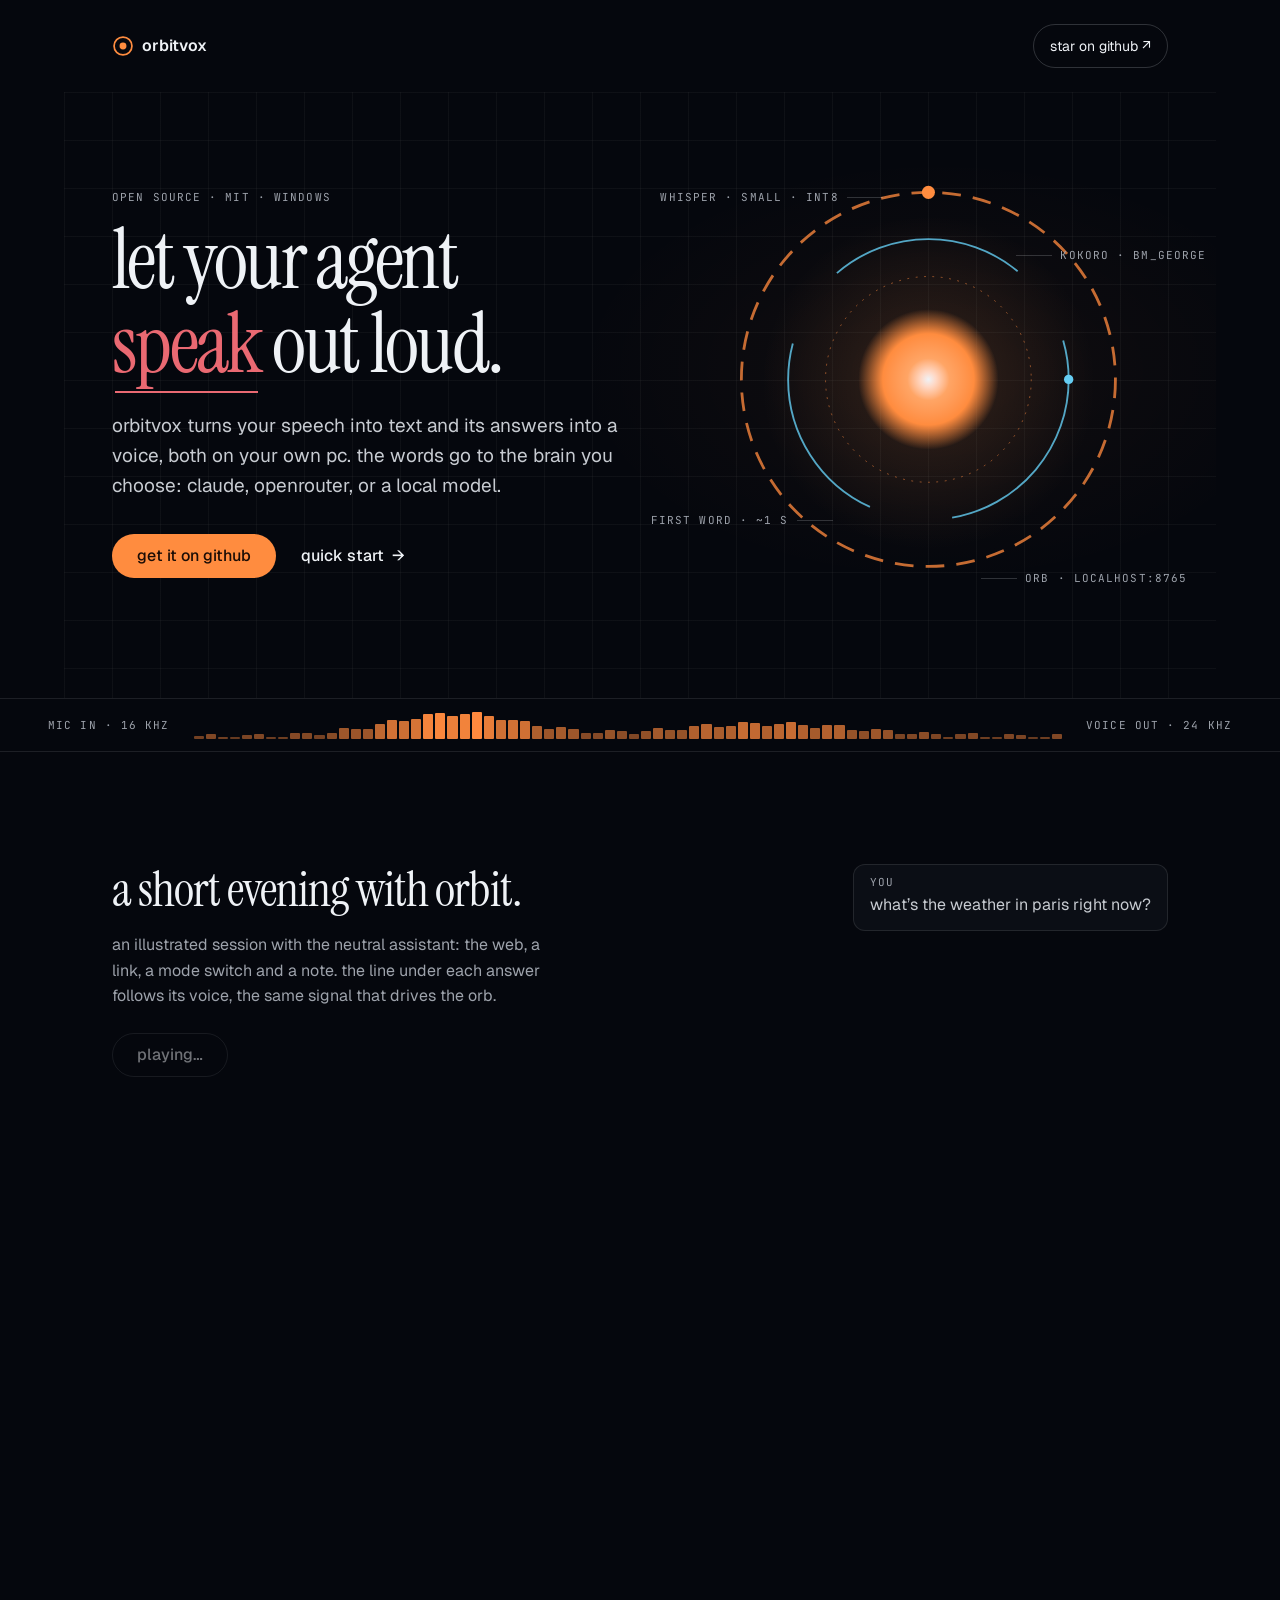
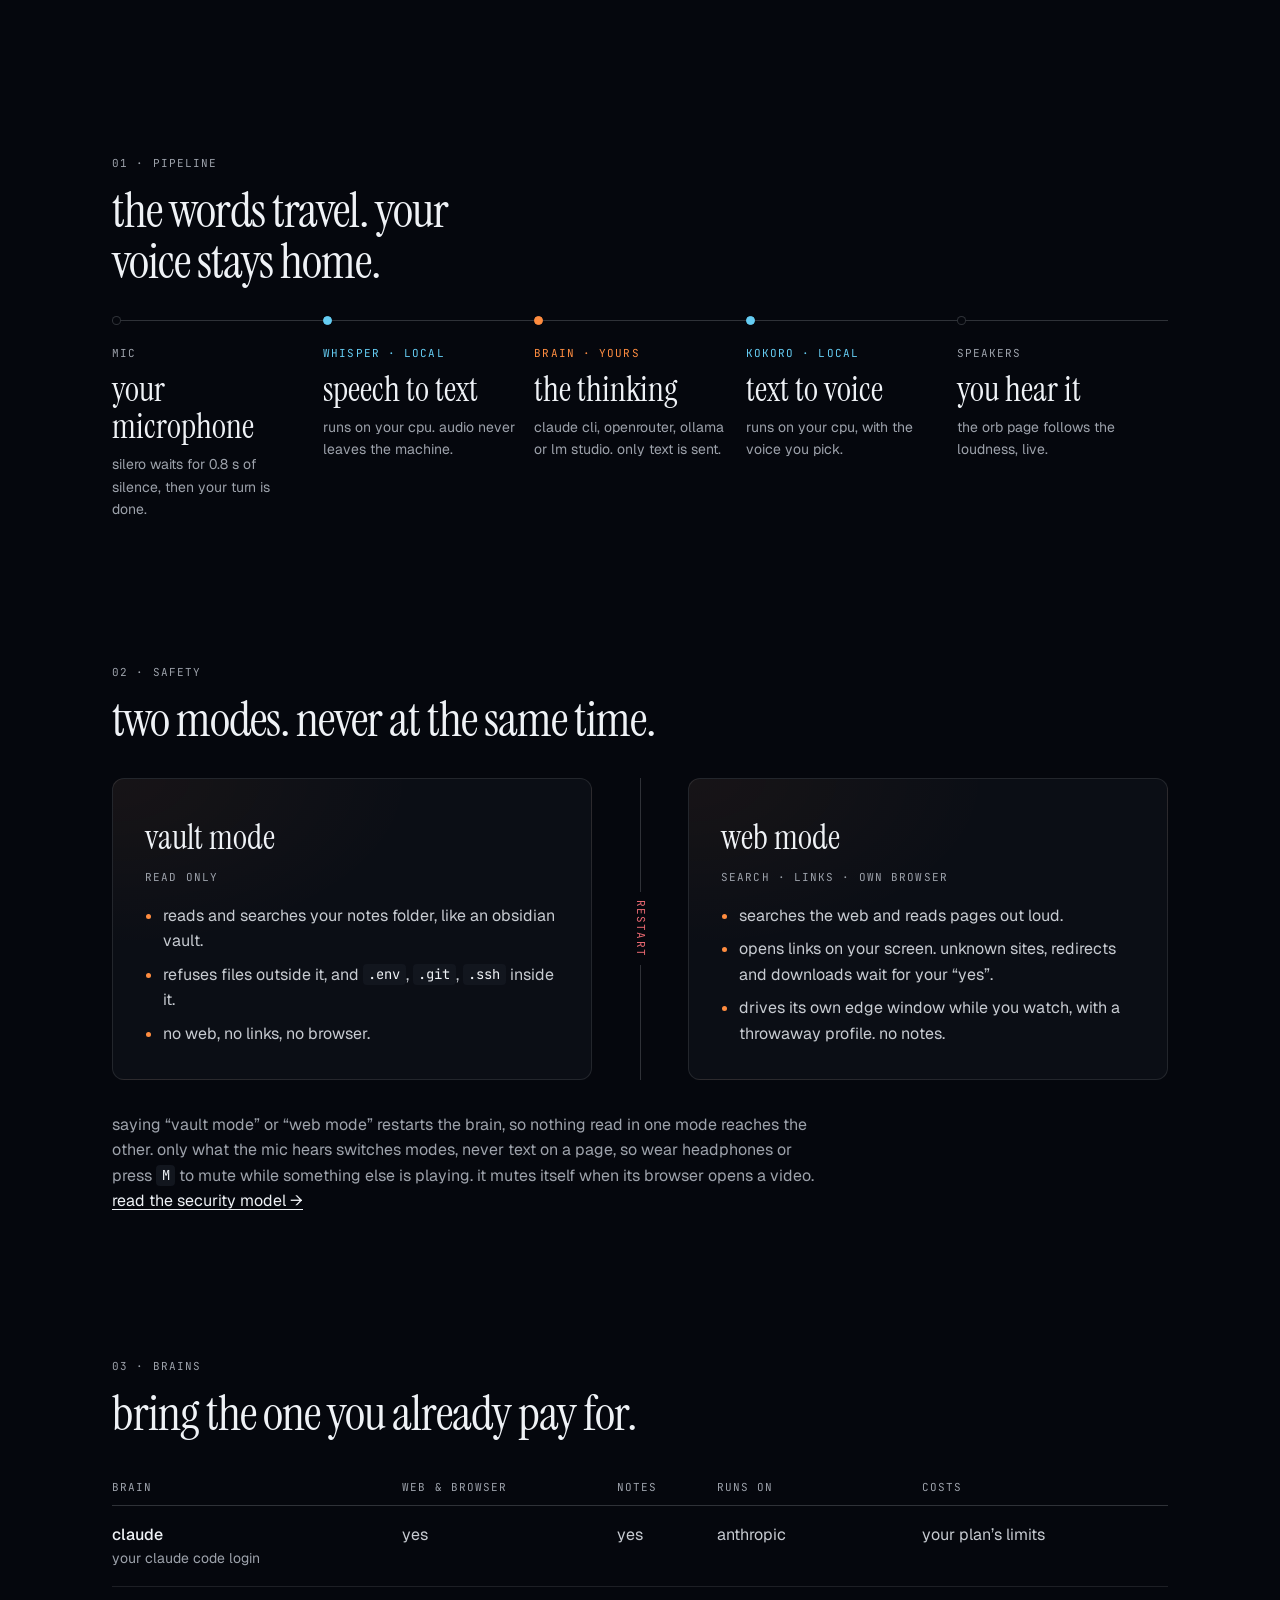
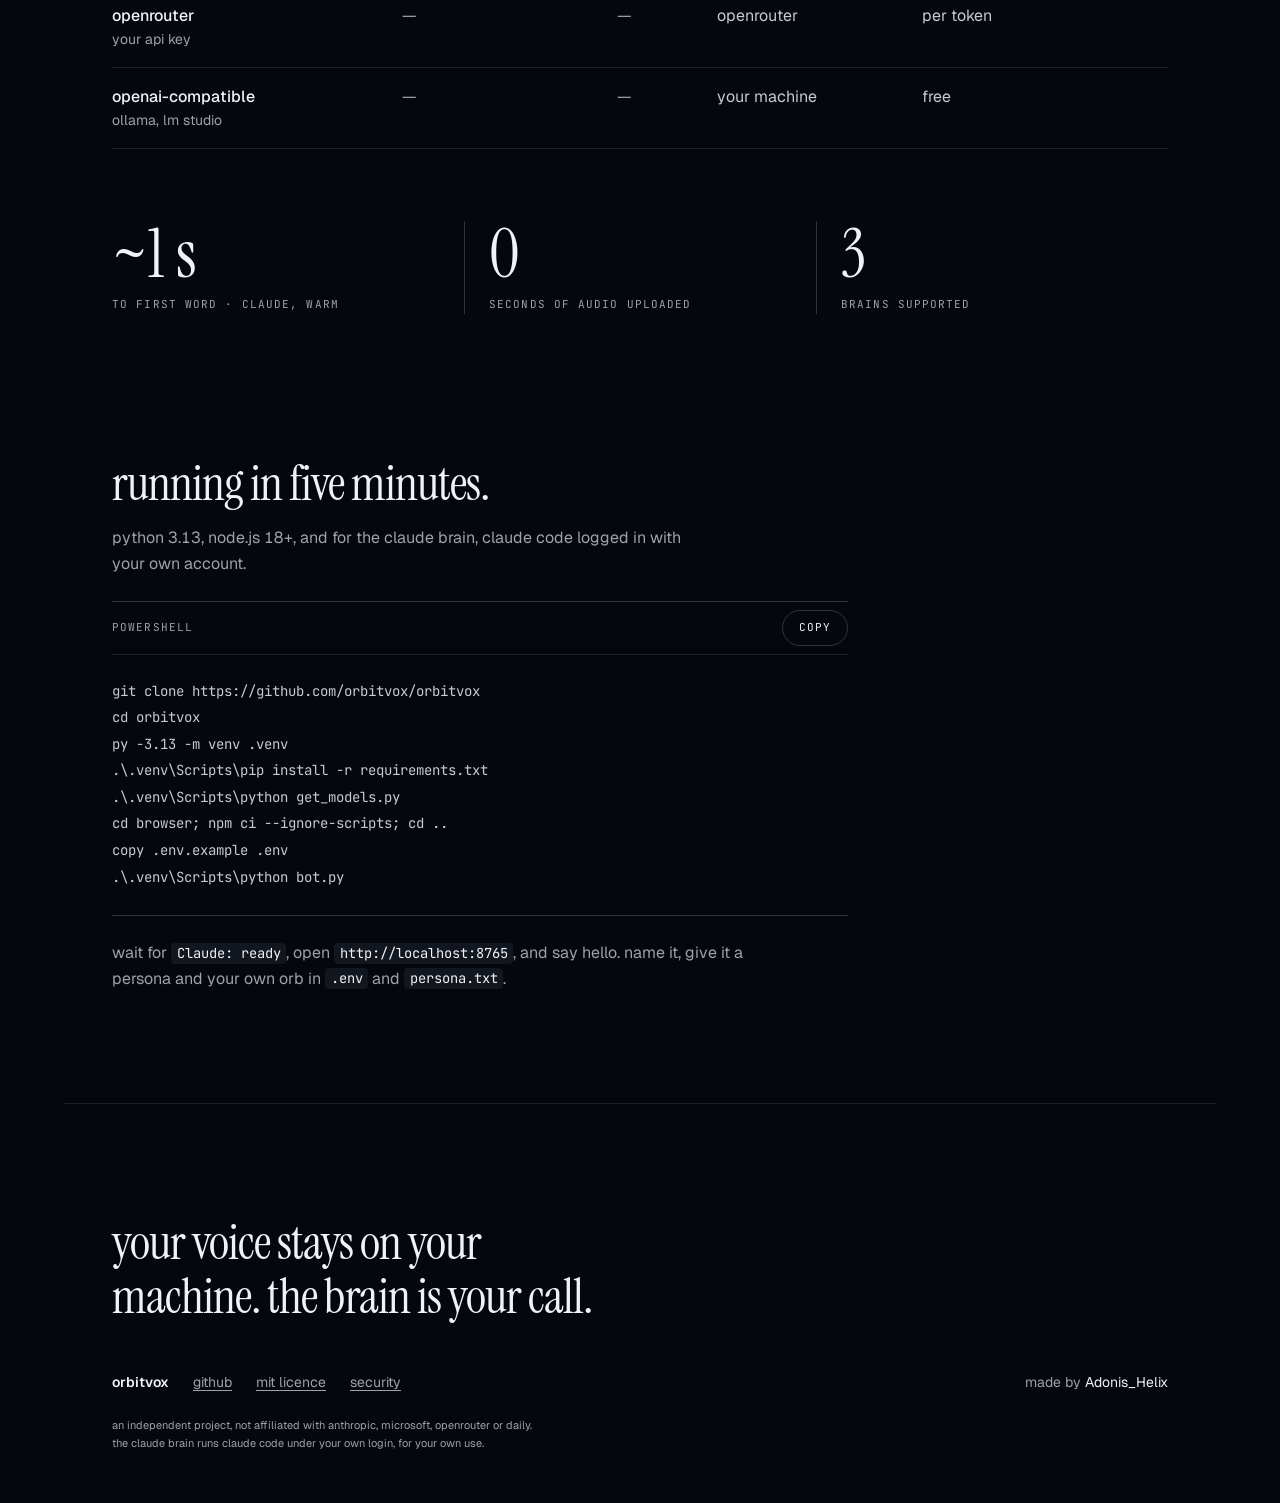
<file: docs/index.html>
<!doctype html>
<html lang="en">
<head>
<meta charset="utf-8">
<meta name="viewport" content="width=device-width, initial-scale=1">
<title>OrbitVox · a local voice for your AI agent</title>
<meta name="description" content="OrbitVox gives your AI agent a voice on your own PC. Local speech-to-text and voice, your choice of brain, a live orb, and safety by design. Open source, MIT.">
<meta property="og:title" content="OrbitVox · a local voice for your AI agent">
<meta property="og:description" content="Talk to your agent. It talks back, searches the web, opens pages, and reads your notes. Open source, MIT.">
<meta property="og:image" content="assets/banner.svg">
<meta name="theme-color" content="#0b0d14">
<link rel="icon" href="assets/mark.svg" type="image/svg+xml">
<link rel="preconnect" href="https://fonts.googleapis.com">
<link rel="preconnect" href="https://fonts.gstatic.com" crossorigin>
<link href="https://fonts.googleapis.com/css2?family=Instrument+Serif&family=Geist:wght@400;500;600&family=JetBrains+Mono:wght@400;500&display=swap" rel="stylesheet">
<link rel="stylesheet" href="tokens.css">
<link rel="stylesheet" href="style.css">
</head>
<body>

<header class="nav">
  <a class="nav__brand" href="#top" aria-label="OrbitVox home">
    <svg class="nav__mark" viewBox="0 0 32 32" aria-hidden="true"><circle cx="16" cy="16" r="13" /><circle cx="16" cy="16" r="5" /></svg>
    OrbitVox
  </a>
  <a class="nav__cta" href="https://github.com/orbitvox/orbitvox">Star on GitHub <span aria-hidden="true">↗</span></a>
</header>

<main id="top">

  <section class="hero" aria-labelledby="hero-title">
    <div class="hero__copy">
      <p class="eyebrow">Open source · MIT · Windows</p>
      <h1 class="hero__title" id="hero-title">let your agent<br> <em>speak</em>&nbsp;out loud.</h1>
      <p class="hero__lede">OrbitVox turns your speech into text and its answers into a voice, both on your own PC. The words go to the brain you choose: Claude, OpenRouter, or a local model.</p>
      <div class="hero__actions">
        <a class="btn btn--primary" href="https://github.com/orbitvox/orbitvox">Get it on GitHub</a>
        <a class="btn btn--link" href="#start">Quick start <span aria-hidden="true">→</span></a>
      </div>
    </div>

    <figure class="orb" aria-label="The OrbitVox orb, the page OrbitVox shows while it listens and speaks">
      <div class="orb__stage" id="orb">
        <svg class="orb__svg" viewBox="0 0 1024 1024" aria-hidden="true">
          <defs>
            <radialGradient id="core-fill" cx="50%" cy="50%" r="50%">
              <stop offset="0" class="stop-core-0"/><stop offset=".3" class="stop-core-1"/>
              <stop offset=".65" class="stop-core-2"/><stop offset="1" class="stop-core-3"/>
            </radialGradient>
          </defs>
          <g class="ring ring--outer"><circle cx="512" cy="512" r="400"/><circle class="ring__bead" cx="512" cy="112" r="14"/></g>
          <g class="ring ring--inner"><circle cx="512" cy="512" r="300"/><circle class="ring__bead ring__bead--cool" cx="812" cy="512" r="10"/></g>
          <g class="ring ring--dots"><circle cx="512" cy="512" r="220"/></g>
          <circle class="orb__core" cx="512" cy="512" r="150" fill="url(#core-fill)"/>
        </svg>
      </div>
      <ul class="callouts" aria-hidden="true">
        <li class="callout callout--tl">Whisper · small · int8</li>
        <li class="callout callout--tr">Kokoro · bm_george</li>
        <li class="callout callout--bl">First word · ~1 s</li>
        <li class="callout callout--br">Orb · localhost:8765</li>
      </ul>
    </figure>
  </section>

  <aside class="meter" aria-label="Audio formats">
    <p class="meter__label">Mic in · 16 kHz</p>
    <div class="meter__bars" id="meter"></div>
    <p class="meter__label">Voice out · 24 kHz</p>
  </aside>

  <section class="demo" aria-labelledby="demo-title">
    <div class="demo__head">
      <h2 class="section__title" id="demo-title">a short evening with orbit.</h2>
      <p class="section__lede">An illustrated session with the neutral assistant: the web, a link, a mode switch and a note. The line under each answer follows its voice, the same signal that drives the orb.</p>
      <button class="btn btn--ghost" id="replay" type="button">Play the conversation</button>
    </div>
    <ol class="transcript" id="transcript" aria-live="polite">
      <li data-who="you">What’s the weather in Paris right now?</li>
      <li data-who="orbit">One moment.</li>
      <li data-who="orbit">Twelve degrees and light rain, clearing by the evening.</li>
      <li data-who="you">Open the Wikipedia page about owls.</li>
      <li data-who="orbit">Opening en.wikipedia.org.</li>
      <li data-who="you">Vault mode.</li>
      <li data-who="orbit">Switching to vault mode. Ready.</li>
      <li data-who="you">What did I write about the launch?</li>
      <li data-who="orbit">Your launch note says ship on Friday, after the security review.</li>
    </ol>
  </section>

  <section class="pipeline" aria-labelledby="pipe-title">
    <p class="eyebrow">01 · Pipeline</p>
    <h2 class="section__title" id="pipe-title">the words travel. your voice stays home.</h2>
    <ol class="stations">
      <li class="station">
        <span class="station__tag">Mic</span>
        <p class="station__name">your microphone</p>
        <p class="station__note">Silero waits for 0.8 s of silence, then your turn is done.</p>
      </li>
      <li class="station station--local">
        <span class="station__tag">Whisper · local</span>
        <p class="station__name">speech to text</p>
        <p class="station__note">Runs on your CPU. Audio never leaves the machine.</p>
      </li>
      <li class="station station--brain">
        <span class="station__tag">Brain · yours</span>
        <p class="station__name">the thinking</p>
        <p class="station__note">Claude CLI, OpenRouter, Ollama or LM Studio. Only text is sent.</p>
      </li>
      <li class="station station--local">
        <span class="station__tag">Kokoro · local</span>
        <p class="station__name">text to voice</p>
        <p class="station__note">Runs on your CPU, with the voice you pick.</p>
      </li>
      <li class="station">
        <span class="station__tag">Speakers</span>
        <p class="station__name">you hear it</p>
        <p class="station__note">The orb page follows the loudness, live.</p>
      </li>
    </ol>
  </section>

  <section class="modes" aria-labelledby="modes-title">
    <p class="eyebrow">02 · Safety</p>
    <h2 class="section__title" id="modes-title">two modes. never at the same time.</h2>
    <div class="modes__grid">
      <article class="card">
        <h3 class="card__title">vault mode</h3>
        <p class="card__tag">Read only</p>
        <ul class="card__list">
          <li>Reads and searches your notes folder, like an Obsidian vault.</li>
          <li>Refuses files outside it, and <code>.env</code>, <code>.git</code>, <code>.ssh</code> inside it.</li>
          <li>No web, no links, no browser.</li>
        </ul>
      </article>
      <div class="modes__wall" aria-hidden="true"><span>Restart</span></div>
      <article class="card">
        <h3 class="card__title">web mode</h3>
        <p class="card__tag">Search · links · own browser</p>
        <ul class="card__list">
          <li>Searches the web and reads pages out loud.</li>
          <li>Opens links on your screen. Unknown sites, redirects and downloads wait for your “yes”.</li>
          <li>Drives its own Edge window while you watch, with a throwaway profile. No notes.</li>
        </ul>
      </article>
    </div>
    <p class="modes__note">Saying “vault mode” or “web mode” restarts the brain, so nothing read in one mode reaches the other. Only what the mic hears switches modes, never text on a page, so wear headphones or press <kbd>M</kbd> to mute while something else is playing. It mutes itself when its browser opens a video. <a href="https://github.com/orbitvox/orbitvox/blob/main/SECURITY.md">Read the security model <span aria-hidden="true">→</span></a></p>
  </section>

  <section class="brains" aria-labelledby="brains-title">
    <p class="eyebrow">03 · Brains</p>
    <h2 class="section__title" id="brains-title">bring the one you already pay for.</h2>
    <div class="table-wrap">
      <table class="spec">
        <thead>
          <tr><th scope="col">Brain</th><th scope="col">Web &amp; browser</th><th scope="col">Notes</th><th scope="col">Runs on</th><th scope="col">Costs</th></tr>
        </thead>
        <tbody>
          <tr><th scope="row">Claude <span class="spec__sub">your Claude Code login</span></th><td>Yes</td><td>Yes</td><td>Anthropic</td><td>Your plan’s limits</td></tr>
          <tr><th scope="row">OpenRouter <span class="spec__sub">your API key</span></th><td class="spec__no">—</td><td class="spec__no">—</td><td>OpenRouter</td><td>Per token</td></tr>
          <tr><th scope="row">OpenAI-compatible <span class="spec__sub">Ollama, LM Studio</span></th><td class="spec__no">—</td><td class="spec__no">—</td><td>Your machine</td><td>Free</td></tr>
        </tbody>
      </table>
    </div>
    <dl class="stats">
      <div class="stat"><dt class="stat__label">To first word · Claude, warm</dt><dd class="stat__value">~1 s</dd></div>
      <div class="stat"><dt class="stat__label">Seconds of audio uploaded</dt><dd class="stat__value">0</dd></div>
      <div class="stat"><dt class="stat__label">Brains supported</dt><dd class="stat__value">3</dd></div>
    </dl>
  </section>

  <section class="start" id="start" aria-labelledby="start-title">
    <h2 class="section__title" id="start-title">running in five minutes.</h2>
    <p class="section__lede">Python 3.13, Node.js 18+, and for the Claude brain, Claude Code logged in with your own account.</p>
    <figure class="code">
      <figcaption class="code__bar">
        <span class="code__label">PowerShell</span>
        <button class="code__copy" type="button" data-copy="install" aria-live="polite">Copy</button>
      </figcaption>
<pre id="install"><code>git clone https://github.com/orbitvox/orbitvox
cd orbitvox
py -3.13 -m venv .venv
.\.venv\Scripts\pip install -r requirements.txt
.\.venv\Scripts\python get_models.py
cd browser; npm ci --ignore-scripts; cd ..
copy .env.example .env
.\.venv\Scripts\python bot.py</code></pre>
    </figure>
    <p class="start__after">Wait for <code>Claude: ready</code>, open <code>http://localhost:8765</code>, and say hello. Name it, give it a persona and your own orb in <code>.env</code> and <code>persona.txt</code>.</p>
  </section>

</main>

<footer class="footer">
  <p class="footer__statement">your voice stays on your machine. the brain is your call.</p>
  <div class="footer__meta">
    <span class="footer__brand">OrbitVox</span>
    <a href="https://github.com/orbitvox/orbitvox">GitHub</a>
    <a href="https://github.com/orbitvox/orbitvox/blob/main/LICENSE">MIT licence</a>
    <a href="https://github.com/orbitvox/orbitvox/blob/main/SECURITY.md">Security</a>
    <span class="footer__credit">made by <span class="footer__name">Adonis_Helix</span></span>
  </div>
  <p class="footer__legal">An independent project, not affiliated with Anthropic, Microsoft, OpenRouter or Daily. The Claude brain runs Claude Code under your own login, for your own use.</p>
</footer>

<script src="app.js" defer></script>
</body>
</html>
</file>
<file: docs/tokens.css>
/* Hallmark · tokens · theme: lumen (night foundry) */
:root {
  /* colour — night foundry */
  --color-paper: oklch(13% 0.014 265);
  --color-paper-2: oklch(16.5% 0.016 265);
  --color-paper-3: oklch(20% 0.018 265);
  --color-ink: oklch(96% 0.006 262);
  --color-ink-2: oklch(84% 0.01 262);
  --color-muted: oklch(71% 0.014 262);
  --color-rule: oklch(96% 0.006 262 / 0.10);
  --color-rule-2: oklch(96% 0.006 262 / 0.18);
  --rule-blueprint: oklch(96% 0.006 262 / 0.04);
  --color-accent: oklch(76% 0.17 50);
  --color-accent-ink: oklch(18% 0.03 50);
  --color-accent-2: oklch(68% 0.16 18);
  --color-glow: oklch(80% 0.16 50 / 0.42);
  --color-glow-2: oklch(80% 0.16 50 / 0.16);
  --color-paper-emit: oklch(76% 0.17 50 / 0.05);
  --color-card-emit: oklch(76% 0.17 50 / 0.05);
  --color-card-emit-hover: oklch(76% 0.17 50 / 0.11);
  --color-cool: oklch(80% 0.11 225);
  --color-focus: oklch(82% 0.15 50);

  /* type */
  --font-display: "Instrument Serif", "Tiempos Headline", ui-serif, Georgia, serif;
  --font-body: "Geist", ui-sans-serif, system-ui, sans-serif;
  --font-label: "JetBrains Mono", ui-monospace, "Cascadia Mono", Consolas, monospace;
  --text-display: clamp(2.9rem, 5.2vw + 1rem, 5.6rem);
  --text-3xl: clamp(2.1rem, 2.6vw + 1rem, 3.4rem);
  --text-2xl: clamp(1.6rem, 1.4vw + 1rem, 2.2rem);
  --text-stat: clamp(2.5rem, 4vw + 1rem, 4.5rem);
  --text-lg: 1.1875rem;
  --text-md: 1rem;
  --text-sm: 0.875rem;
  --text-micro: 0.6875rem;
  --tracking-micro: 0.10em;

  /* space — 4 pt scale */
  --space-2xs: 0.25rem;
  --space-xs: 0.5rem;
  --space-sm: 0.75rem;
  --space-md: 1rem;
  --space-lg: 1.5rem;
  --space-xl: 2rem;
  --space-2xl: 3rem;
  --space-3xl: 4.5rem;
  --space-4xl: 7rem;
  --page-gutter: clamp(1rem, 4vw, 3rem);
  --page-max: 72rem;

  /* shape */
  --radius-sm: 6px;
  --radius-md: 12px;
  --radius-pill: 999px;

  /* motion */
  --ease-out: cubic-bezier(0.16, 1, 0.3, 1);
  --ease-in: cubic-bezier(0.7, 0, 0.84, 0);
  --ease-in-out: cubic-bezier(0.65, 0, 0.35, 1);
  --ease-soft: cubic-bezier(0.22, 0.61, 0.36, 1);
  --dur-short: 160ms;
  --dur-mid: 220ms;
  --dur-reveal: 320ms;
  --dur-pulse: 4s;
}
</file>
<file: docs/style.css>
/* Hallmark · pre-emit critique: P5 H4 E4 S5 R4 V5 */
/* Hallmark · genre: atmospheric · macrostructure: Marquee Hero · theme: lumen (night foundry) · enrichment: H9 Tier-B hand-SVG (the product's own orb, instrument-style with leader callouts) · nav: N9 Edge-aligned (CTA=text+arrow pill, wordmark=sans, padding=default) · footer: Ft5 Statement (38ch, wordmark under, hairline)
 * tone: atmospheric / technical · anchor hue: brass 50 · audience: devs + local-AI tinkerers · use: star / clone the repo
 * deviation: lumen bans decorative orbs; this orb is the product's real interface, built as an instrument with real-value callouts
 */

/* ---------- base ---------- */
*, *::before, *::after { box-sizing: border-box; }
html, body { overflow-x: clip; }
html { scroll-behavior: smooth; -webkit-text-size-adjust: 100%; }
body {
  margin: 0;
  background: var(--color-paper);
  color: var(--color-ink-2);
  font-family: var(--font-body);
  font-size: var(--text-md);
  line-height: 1.6;
  font-variant-numeric: tabular-nums;
  text-transform: lowercase;           /* lumen prose register */
  -webkit-font-smoothing: antialiased;
}
a { color: inherit; }
button { font: inherit; text-transform: inherit; }
:focus-visible { outline: 2px solid var(--color-focus); outline-offset: 3px; border-radius: var(--radius-sm); }
code, kbd, pre {
  font-variant-ligatures: none;   /* keep -- as two hyphens */
}
code, kbd {
  font-family: var(--font-label);
  font-size: 0.86em;
  text-transform: none;
  color: var(--color-ink);
  background: var(--color-paper-3);
  padding: 0.1em 0.4em;
  border-radius: 4px;
}

/* mono labels: the only uppercase surface */
.eyebrow, .callout, .meter__label, .stat__label, .card__tag, .station__tag, .code__label, .spec thead th {
  font-family: var(--font-label);
  font-size: var(--text-micro);
  font-weight: 400;
  letter-spacing: var(--tracking-micro);
  text-transform: uppercase;
  color: var(--color-muted);
}
.eyebrow { margin: 0 0 var(--space-sm); }

main > section {
  max-width: var(--page-max);
  margin-inline: auto;
  padding-inline: var(--page-gutter);
}

.section__title {
  font-family: var(--font-display);
  font-weight: 400;
  font-size: var(--text-3xl);
  line-height: 1.05;
  letter-spacing: -0.02em;
  color: var(--color-ink);
  margin: 0 0 var(--space-md);
  max-width: 26ch;
  text-wrap: balance;
  overflow-wrap: anywhere;
  min-width: 0;
}
.section__lede { max-width: 52ch; margin: 0 0 var(--space-lg); color: var(--color-muted); }

/* ---------- buttons ---------- */
.btn {
  display: inline-flex; align-items: center; gap: var(--space-xs);
  min-height: 44px;
  padding: 0 var(--space-lg);
  border-radius: var(--radius-pill);
  font: 500 var(--text-md) / 1 var(--font-body);
  text-decoration: none;
  white-space: nowrap;
  cursor: pointer;
  border: 1px solid transparent;
  transition: background-color var(--dur-short) var(--ease-out), border-color var(--dur-short) var(--ease-out), transform 100ms var(--ease-out);
}
.btn:active { transform: translateY(1px); }
.btn--primary { background: var(--color-accent); color: var(--color-accent-ink); }
.btn--primary:hover { background: var(--color-focus); }
.btn--link { padding-inline: var(--space-xs); color: var(--color-ink); }
.btn--link:hover { color: var(--color-accent); }
.btn--ghost { background: transparent; border-color: var(--color-rule-2); color: var(--color-ink); }
.btn--ghost:hover { border-color: var(--color-accent); }
.btn:disabled, .btn[aria-disabled="true"] { opacity: 0.45; cursor: not-allowed; transform: none; }

/* ---------- nav · N9 edge-aligned ---------- */
.nav {
  display: flex; align-items: center; justify-content: space-between; gap: var(--space-md);
  max-width: var(--page-max);
  margin-inline: auto;
  padding: var(--space-lg) var(--page-gutter);
}
.nav__brand {
  display: inline-flex; align-items: center; gap: var(--space-xs);
  font-weight: 600; color: var(--color-ink); text-decoration: none; white-space: nowrap;
  min-height: 44px;
}
.nav__mark { width: 22px; height: 22px; fill: none; stroke: var(--color-accent); stroke-width: 2.5; }
.nav__mark circle:last-child { fill: var(--color-accent); stroke: none; }
.nav__cta {
  display: inline-flex; align-items: center; gap: var(--space-2xs);
  min-height: 44px; padding: 0 var(--space-md);
  border: 1px solid var(--color-rule-2); border-radius: var(--radius-pill);
  color: var(--color-ink); text-decoration: none; white-space: nowrap; font-size: var(--text-sm);
  transition: border-color var(--dur-short) var(--ease-out);
}
.nav__cta:hover { border-color: var(--color-accent); }
.nav__cta:active, .code__copy:active { transform: translateY(1px); }

/* ---------- hero ---------- */
.hero {
  display: grid;
  grid-template-columns: minmax(0, 1.05fr) minmax(0, 0.95fr);
  align-items: center;
  gap: var(--space-2xl);
  padding-block: var(--space-2xl) var(--space-3xl);
  background:
    linear-gradient(var(--rule-blueprint) 1px, transparent 1px) 0 0 / 48px 48px,
    linear-gradient(90deg, var(--rule-blueprint) 1px, transparent 1px) 0 0 / 48px 48px,
    radial-gradient(45% 50% at 76% 46%, var(--color-paper-emit) 0%, transparent 70%);
  overflow: clip;
}
.hero__title {
  font-family: var(--font-display);
  font-weight: 400;
  font-size: var(--text-display);
  line-height: 1.02;
  letter-spacing: -0.032em;
  color: var(--color-ink);
  margin: 0 0 var(--space-lg);
  max-width: 16ch;
  overflow-wrap: anywhere;
  min-width: 0;
}
.hero__title em {
  font-style: normal;
  color: var(--color-accent-2);
  position: relative;
  white-space: nowrap;
}
.hero__title em::after {
  content: ""; position: absolute;
  left: 0.04em; right: 0.04em; bottom: 0.06em; height: 2px;
  background: var(--color-accent-2);
  transform-origin: left;
  animation: underline var(--dur-reveal) var(--ease-soft) 700ms backwards;
}
@keyframes underline { from { transform: scaleX(0); } to { transform: scaleX(1); } }
.station__name, .card__title, .footer__statement, .stat__value { overflow-wrap: anywhere; min-width: 0; }
.hero__lede { max-width: 48ch; font-size: var(--text-lg); margin: 0 0 var(--space-xl); color: var(--color-ink-2); }
.hero__actions { display: flex; flex-wrap: wrap; align-items: center; gap: var(--space-sm) var(--space-md); }

/* ---------- the orb, as an instrument ---------- */
.orb { position: relative; margin: 0; justify-self: center; width: min(100%, 30rem); }
.orb__stage { position: relative; aspect-ratio: 1; --level: 0; }
.orb__stage::before {
  content: ""; position: absolute; inset: 14%;
  border-radius: 50%;
  background: radial-gradient(circle, var(--color-glow-2) 0%, transparent 68%);
  transform: scale(calc(1 + var(--level) * 0.25));
  transition: transform 120ms linear;
}
.orb__svg { position: relative; width: 100%; height: 100%; overflow: visible; }
.ring { transform-box: view-box; transform-origin: 512px 512px; fill: none; }
.ring--outer circle:first-child { stroke: var(--color-accent); stroke-width: 6; stroke-dasharray: 40 26; opacity: 0.75; }
.ring--inner circle:first-child { stroke: var(--color-cool); stroke-width: 4; stroke-dasharray: 420 180; opacity: 0.8; }
.ring--dots circle { stroke: var(--color-accent); stroke-width: 2; stroke-dasharray: 4 14; opacity: 0.55; }
.ring__bead { fill: var(--color-accent); stroke: none; }
.ring__bead--cool { fill: var(--color-cool); }
.ring--outer, .ring--dots { animation: spin 28s linear infinite; }
.ring--inner { animation: spin 18s linear infinite reverse; }
@keyframes spin { to { transform: rotate(360deg); } }
.orb__core {
  transform-box: view-box; transform-origin: 512px 512px;
  transform: scale(calc(1 + var(--level) * 0.14));
  transition: transform 120ms linear;
}
.stop-core-0 { stop-color: var(--color-ink); }
.stop-core-1 { stop-color: var(--color-focus); }
.stop-core-2 { stop-color: var(--color-accent); }
.stop-core-3 { stop-color: var(--color-accent); stop-opacity: 0; }

.callouts { list-style: none; margin: 0; padding: 0; }
.callout { position: absolute; white-space: nowrap; display: flex; align-items: center; gap: var(--space-xs); }
.callout::before { content: ""; width: 2.25rem; height: 1px; background: var(--color-rule-2); flex: none; }
.callout--tl { top: 10%; left: -6%; flex-direction: row-reverse; }
.callout--tr { top: 22%; right: -8%; }
.callout--bl { bottom: 20%; left: -8%; flex-direction: row-reverse; }
.callout--br { bottom: 8%; right: -4%; }

/* ---------- meter strip ---------- */
.meter {
  display: grid; grid-template-columns: auto minmax(0, 1fr) auto; align-items: center;
  gap: var(--space-lg);
  padding: var(--space-sm) var(--page-gutter);
  border-block: 1px solid var(--color-rule);
}
.meter__label { margin: 0; white-space: nowrap; }
.meter__bars { display: flex; align-items: flex-end; gap: 2px; height: 28px; min-width: 0; overflow: hidden; }
.meter__bars span { flex: 1 0 1px; background: var(--color-accent); border-radius: 1px; }

/* ---------- demo ---------- */
.demo {
  display: grid; grid-template-columns: minmax(0, 0.9fr) minmax(0, 1.1fr);
  gap: var(--space-2xl); align-items: start;
  padding-block: var(--space-4xl) var(--space-3xl);
}
.transcript { list-style: none; margin: 0; padding: 0; display: grid; gap: var(--space-sm); }
.transcript li {
  max-width: 34ch;
  padding: var(--space-sm) var(--space-md);
  border-radius: var(--radius-md);
  border: 1px solid var(--color-rule);
  transition: opacity var(--dur-mid) var(--ease-out), transform var(--dur-mid) var(--ease-out);
}
.transcript li::before {
  display: block; margin-bottom: var(--space-2xs);
  font: 400 var(--text-micro) / 1 var(--font-label); letter-spacing: var(--tracking-micro);
  text-transform: uppercase; color: var(--color-muted);
}
.transcript li[data-who="you"] { justify-self: end; background: var(--color-paper-2); }
.transcript li[data-who="you"]::before { content: "You"; }
.transcript li[data-who="orbit"] {
  justify-self: start; color: var(--color-ink);
  background: radial-gradient(120% 140% at 0% 0%, var(--color-card-emit) 0%, transparent 60%), var(--color-paper-2);
}
.transcript li[data-who="orbit"]::before { content: "Orbit"; color: var(--color-accent); }
.transcript li[data-who="orbit"] { position: relative; overflow: hidden; }
.transcript li[data-who="orbit"]::after {
  content: ""; position: absolute; left: 0; right: 0; bottom: 0; height: 2px;
  background: var(--color-accent);
  transform-origin: left; transform: scaleX(0);
}
.transcript li.is-speaking::after { transform: scaleX(calc(0.15 + var(--level, 0) * 0.85)); transition: transform 90ms linear; }
.transcript.is-playing li { opacity: 0; transform: translateY(6px); }
.transcript.is-playing li.is-shown { opacity: 1; transform: none; }

/* ---------- pipeline ---------- */
.pipeline { padding-block: var(--space-3xl); }
.stations {
  list-style: none; margin: var(--space-xl) 0 0; padding: 0;
  display: grid; grid-template-columns: repeat(5, minmax(0, 1fr));
  border-top: 1px solid var(--color-rule-2);
}
.station { position: relative; padding: var(--space-lg) var(--space-md) 0 0; }
.station::before {
  content: ""; position: absolute; top: -5px; left: 0;
  width: 9px; height: 9px; border-radius: 50%;
  background: var(--color-paper); border: 1px solid var(--color-rule-2);
}
.station--local::before { border-color: var(--color-cool); background: var(--color-cool); }
.station--brain::before { border-color: var(--color-accent); background: var(--color-accent); }
.station__tag { display: block; margin-bottom: var(--space-xs); }
.station--local .station__tag { color: var(--color-cool); }
.station--brain .station__tag { color: var(--color-accent); }
.station__name { font-family: var(--font-display); font-size: var(--text-2xl); line-height: 1.1; color: var(--color-ink); margin: 0 0 var(--space-xs); }
.station__note { margin: 0; font-size: var(--text-sm); color: var(--color-muted); max-width: 24ch; }

/* ---------- modes ---------- */
.modes { padding-block: var(--space-3xl); }
.modes__grid { display: grid; grid-template-columns: minmax(0, 1fr) auto minmax(0, 1fr); gap: var(--space-lg); margin-top: var(--space-xl); align-items: stretch; }
.card {
  padding: var(--space-xl);
  border: 1px solid var(--color-rule);
  border-radius: var(--radius-md);
  background: radial-gradient(90% 80% at 0% 0%, var(--color-card-emit) 0%, transparent 70%), var(--color-paper-2);
  transition: transform var(--dur-mid) var(--ease-soft), background-color var(--dur-mid) var(--ease-soft);
}
.card:hover { transform: translateY(-4px); background: radial-gradient(90% 80% at 0% 0%, var(--color-card-emit-hover) 0%, transparent 70%), var(--color-paper-2); }
.card__title { font-family: var(--font-display); font-weight: 400; font-size: var(--text-2xl); color: var(--color-ink); margin: 0; }
.card__tag { margin: var(--space-2xs) 0 var(--space-md); }
.card__list { margin: 0; padding-left: 1.1em; display: grid; gap: var(--space-xs); }
.card__list li::marker { color: var(--color-accent); }
.modes__wall { display: grid; place-items: center; position: relative; width: 3rem; }
.modes__wall::before { content: ""; position: absolute; inset: 0 50%; width: 1px; background: var(--color-rule-2); }
.modes__wall span {
  position: relative; background: var(--color-paper); padding: var(--space-xs) 0;
  font: 400 var(--text-micro) / 1 var(--font-label); letter-spacing: var(--tracking-micro); text-transform: uppercase;
  color: var(--color-accent-2); writing-mode: vertical-rl;
}
.modes__note { max-width: 64ch; margin: var(--space-xl) 0 0; color: var(--color-muted); }
.modes__note a { color: var(--color-ink); text-underline-offset: 3px; white-space: nowrap; }
.modes__note a:hover { color: var(--color-accent); }

/* ---------- brains ---------- */
.brains { padding-block: var(--space-3xl); }
.table-wrap { overflow-x: auto; margin-top: var(--space-xl); }
.spec { width: 100%; border-collapse: collapse; min-width: 34rem; }
.spec th, .spec td { text-align: left; padding: var(--space-md) var(--space-md) var(--space-md) 0; border-bottom: 1px solid var(--color-rule); vertical-align: top; }
.spec thead th { border-bottom-color: var(--color-rule-2); padding-block: var(--space-xs); }
.spec tbody th { color: var(--color-ink); font-weight: 500; }
.spec__sub { display: block; font-weight: 400; font-size: var(--text-sm); color: var(--color-muted); }
.spec__no { color: var(--color-muted); }

.stats { display: grid; grid-template-columns: repeat(3, minmax(0, 1fr)); margin: var(--space-3xl) 0 0; }
.stat { padding: 0 var(--space-lg); border-left: 1px solid var(--color-rule-2); display: flex; flex-direction: column-reverse; gap: var(--space-xs); }
.stat:first-child { border-left: 0; padding-left: 0; }
.stat__value { margin: 0; font-family: var(--font-display); font-size: var(--text-stat); line-height: 1; color: var(--color-ink); }

/* ---------- quick start ---------- */
.start { padding-block: var(--space-3xl) var(--space-4xl); }
.code { margin: 0; border-top: 1px solid var(--color-rule-2); border-bottom: 1px solid var(--color-rule-2); max-width: 46rem; }
.code__bar { display: flex; align-items: center; justify-content: space-between; padding: var(--space-xs) 0; border-bottom: 1px solid var(--color-rule); }
.code__copy {
  min-height: 36px; padding: 0 var(--space-md);
  font: 400 var(--text-micro) / 1 var(--font-label); letter-spacing: var(--tracking-micro); text-transform: uppercase;
  color: var(--color-ink); background: transparent; border: 1px solid var(--color-rule-2); border-radius: var(--radius-pill);
  cursor: pointer; white-space: nowrap;
  transition: border-color var(--dur-short) var(--ease-out), color var(--dur-short) var(--ease-out);
}
.code__copy:hover { border-color: var(--color-accent); }
.code__copy:disabled { opacity: 0.45; cursor: not-allowed; }
.code__copy[data-state="done"] { color: var(--color-accent); border-color: var(--color-accent); }
.code__copy[data-state="error"] { color: var(--color-accent-2); border-color: var(--color-accent-2); }
.code pre, .table-wrap { scrollbar-color: var(--color-rule-2) transparent; scrollbar-width: thin; }
.code pre { margin: 0; padding: var(--space-lg) 0; overflow-x: auto; }
.code pre code { background: none; padding: 0; font-size: var(--text-sm); line-height: 1.85; color: var(--color-ink-2); }
.start__after { max-width: 60ch; margin: var(--space-lg) 0 0; color: var(--color-muted); }

/* ---------- footer · Ft5 statement ---------- */
.footer {
  max-width: var(--page-max); margin-inline: auto;
  padding: var(--space-4xl) var(--page-gutter) var(--space-2xl);
  border-top: 1px solid var(--color-rule);
}
.footer__statement {
  font-family: var(--font-display); font-size: var(--text-3xl); line-height: 1.08; letter-spacing: -0.02em;
  color: var(--color-ink); max-width: 22ch; margin: 0 0 var(--space-2xl);
}
.footer__meta { display: flex; flex-wrap: wrap; align-items: center; gap: var(--space-xs) var(--space-lg); font-size: var(--text-sm); color: var(--color-muted); }
.footer__meta a { color: var(--color-muted); text-underline-offset: 3px; white-space: nowrap; }
.footer__meta a:hover { color: var(--color-ink); }
.footer__brand { color: var(--color-ink); font-weight: 600; }
.footer__credit { margin-left: auto; white-space: nowrap; }
.footer__name { text-transform: none; color: var(--color-ink); }
.footer__legal { margin: var(--space-lg) 0 0; max-width: 60ch; font-size: var(--text-micro); line-height: 1.6; color: var(--color-muted); }

/* ---------- responsive ---------- */
@media (max-width: 60rem) {
  .hero { grid-template-columns: minmax(0, 1fr); padding-top: var(--space-lg); }
  .orb { width: min(80%, 24rem); }
  .demo { grid-template-columns: minmax(0, 1fr); padding-top: var(--space-3xl); }
  .stations { grid-template-columns: minmax(0, 1fr); border-top: 0; border-left: 1px solid var(--color-rule-2); margin-left: 4px; }
  .station { padding: 0 0 var(--space-lg) var(--space-lg); }
  .station::before { top: 6px; left: -5px; }
  .station__note { max-width: 40ch; }
  .modes__grid { grid-template-columns: minmax(0, 1fr); }
  .modes__wall { width: auto; height: 2.5rem; }
  .modes__wall::before { inset: 50% 0 auto; width: auto; height: 1px; }
  .modes__wall span { writing-mode: horizontal-tb; padding: 0 var(--space-xs); }
}
@media (max-width: 40rem) {
  .orb { width: 100%; }
  .orb__stage { width: 78%; margin-inline: auto; }
  .callouts { display: grid; grid-template-columns: repeat(2, minmax(0, 1fr)); gap: var(--space-xs) var(--space-md); margin-top: var(--space-md); }
  .callout { position: static; white-space: normal; flex-direction: row; }
  .callout--tl, .callout--tr, .callout--bl, .callout--br { flex-direction: row; }
  .callout::before { width: 0.75rem; }
  .meter { grid-template-columns: minmax(0, 1fr); gap: var(--space-xs); }
  .meter__label:last-child { text-align: right; }
  .stats { grid-template-columns: minmax(0, 1fr); gap: var(--space-xl); }
  .stat { border-left: 0; padding: 0; border-top: 1px solid var(--color-rule-2); padding-top: var(--space-md); }
  .stat:first-child { border-top: 0; padding-top: 0; }
  .footer__credit { margin-left: 0; }
  .card { padding: var(--space-lg); }
}
@media (prefers-reduced-motion: reduce) {
  html { scroll-behavior: auto; }
  .ring--outer, .ring--inner, .ring--dots { animation: none; }
  .hero__title em::after { animation: none; }
  .orb__core, .orb__stage::before { transition: none; }
  .transcript li, .card { transition: opacity 120ms linear; }
  .card:hover { transform: none; }
}
</file>
